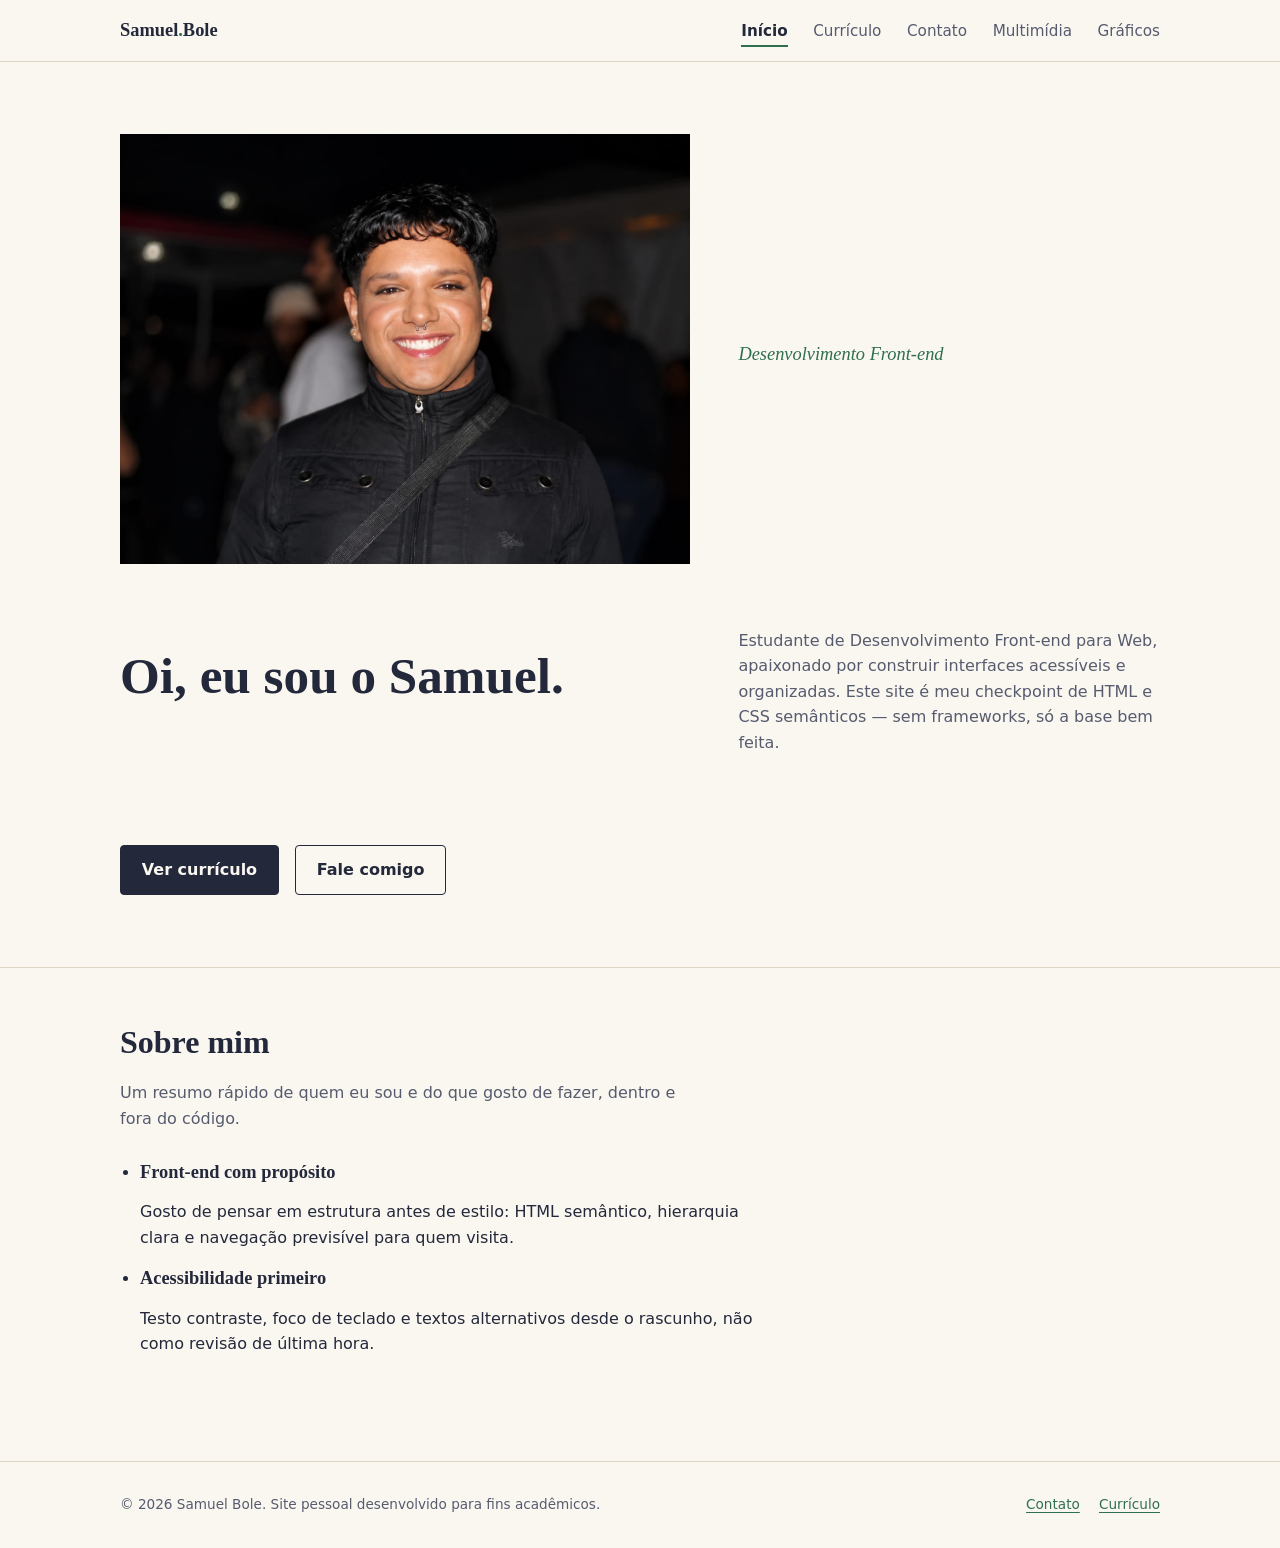
<file: index.html>
<!DOCTYPE html>
<html lang="pt-BR">
<head>
  <meta charset="UTF-8">
  <meta name="viewport" content="width=device-width, initial-scale=1.0">
  <title>Samuel Bole — Portfólio</title>
  <meta name="description" content="Portfólio pessoal de Samuel Bole, estudante de Desenvolvimento Front-end.">
  <link rel="stylesheet" href="css/estilos.css"> 
  <script src="js/script.js"></script>
</head>
<body>

  <header class="cabecalho">
    <div class="wrap">
      <a href="index.html" class="marca">Samuel<span>.</span>Bole</a>
      <nav class="nav-principal" aria-label="Navegação principal">
        <ul>
          <li><a href="index.html" aria-current="page">Início</a></li>
          <li><a href="curriculo.html">Currículo</a></li>
          <li><a href="formulario.html">Contato</a></li>
          <li><a href="multimidia.html">Multimídia</a></li>
          <li><a href="graficos.html">Gráficos</a></li>
        </ul>
      </nav>
    </div>
  </header>

  <main>
    <section class="hero">
      <div class="wrap">
        <img src="img/foto.jpeg" alt="Ilustração de avatar de Samuel Bole, com cabelo curto escuro e camisa verde." class="hero-foto">
        <p class="hero-ocupacao">Desenvolvimento Front-end</p>
        <h1>Oi, eu sou o Samuel.</h1>
        <p class="hero-bio">
          Estudante de Desenvolvimento Front-end para Web, apaixonado por
          construir interfaces acessíveis e organizadas. 
           Este site é meu checkpoint de HTML e CSS semânticos —
          sem frameworks, só a base bem feita.
        </p>
        <div class="hero-acoes">
          <a href="curriculo.html" class="botao botao--principal">Ver currículo</a>
          <a href="formulario.html" class="botao botao--secundario">Fale comigo</a>
        </div>
      </div>
    </section>

    <section class="secao" id="sobre">
      <div class="wrap">
        <div class="secao-cabecalho">
          <h2>Sobre mim</h2>
          <p class="secao-intro">
            Um resumo rápido de quem eu sou e do que gosto de fazer, dentro
            e fora do código.
          </p>
        </div>
        <ul class="lista-destaques">
          <li>
            <h3>Front-end com propósito</h3>
            <p>
              Gosto de pensar em estrutura antes de estilo: HTML semântico,
              hierarquia clara e navegação previsível para quem visita.
            </p>
          </li>
          <li>
            <h3>Acessibilidade primeiro</h3>
            <p>
              Testo contraste, foco de teclado e textos alternativos desde
              o rascunho, não como revisão de última hora.
            </p>
          </li>
      </div>
    </section>
  </main>

  <footer class="rodape">
    <div class="wrap">
      <p>&copy; 2026 Samuel Bole. Site pessoal desenvolvido para fins acadêmicos.</p>
      <ul class="rodape-links">
        <li><a href="formulario.html">Contato</a></li>
        <li><a href="curriculo.html">Currículo</a></li>
      </ul>
    </div>
  </footer>

</body>
</html>
</file>
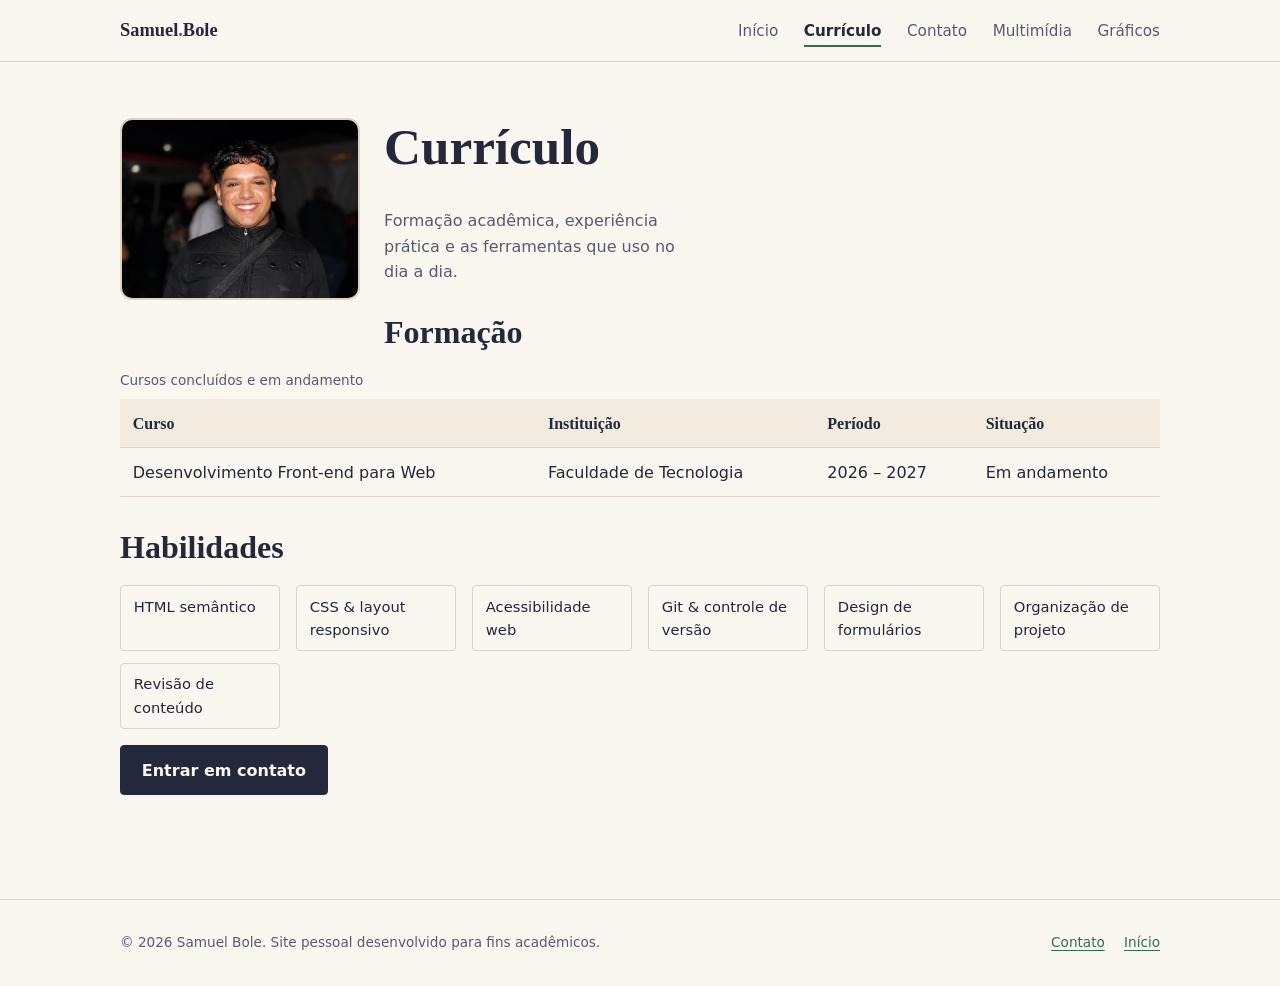
<file: curriculo.html>
<!DOCTYPE html>
<html lang="pt-BR">
<head>
  <meta charset="UTF-8">
  <meta name="viewport" content="width=device-width, initial-scale=1.0">
  <title>Currículo — Samuel Bole</title>
  <meta name="description" content="Formação, experiência e habilidades de Samuel Bole.">
  <link rel="stylesheet" href="css/estilos.css">
</head>
<body>

  <header class="cabecalho">
    <div class="wrap">
      <a href="index.html" class="marca">Samuel<span>.</span>Bole</a>
      <nav class="nav-principal" aria-label="Navegação principal">
        <ul>
          <li><a href="index.html">Início</a></li>
          <li><a href="curriculo.html" aria-current="page">Currículo</a></li>
          <li><a href="formulario.html">Contato</a></li>
          <li><a href="multimidia.html">Multimídia</a></li>
          <li><a href="graficos.html">Gráficos</a></li>
        </ul>
      </nav>
    </div>
  </header>

  <main>
    <section class="secao secao--topo">
      <div class="wrap">
        <img src="img/foto.jpeg" alt="Foto de Samuel Bole sorrindo, usando jaqueta preta em um ambiente com luzes baixas." class="curriculo-foto">
        <div class="secao-cabecalho">
          <h1>Currículo</h1>
          <p class="secao-intro">
            Formação acadêmica, experiência prática e as ferramentas que uso
            no dia a dia.
          </p>
        </div>

        <h2>Formação</h2>
        <table class="tabela-formacao">
          <caption>Cursos concluídos e em andamento</caption>
          <thead>
            <tr>
              <th scope="col">Curso</th>
              <th scope="col">Instituição</th>
              <th scope="col">Período</th>
              <th scope="col">Situação</th>
            </tr>
          </thead>
          <tbody>
            <tr>
              <td>Desenvolvimento Front-end para Web</td>
              <td>Faculdade de Tecnologia</td>
              <td>2026 – 2027</td>
              <td>Em andamento</td>
            </tr>
            <tr>
          </tbody>
        </table>
          </li>
        </ul>

        <h2>Habilidades</h2>
        <ul class="lista-habilidades">
          <li>HTML semântico</li>
          <li>CSS &amp; layout responsivo</li>
          <li>Acessibilidade web</li>
          <li>Git &amp; controle de versão</li>
          <li>Design de formulários</li>
          <li>Organização de projeto</li>
          <li>Revisão de conteúdo</li>
        </ul>

        <p>
          <a href="formulario.html" class="botao botao--principal">Entrar em contato</a>
        </p>
      </div>
    </section>
  </main>

  <footer class="rodape">
    <div class="wrap">
      <p>&copy; 2026 Samuel Bole. Site pessoal desenvolvido para fins acadêmicos.</p>
      <ul class="rodape-links">
        <li><a href="formulario.html">Contato</a></li>
        <li><a href="index.html">Início</a></li>
      </ul>
    </div>
  </footer>

</body>
</html>
</file>
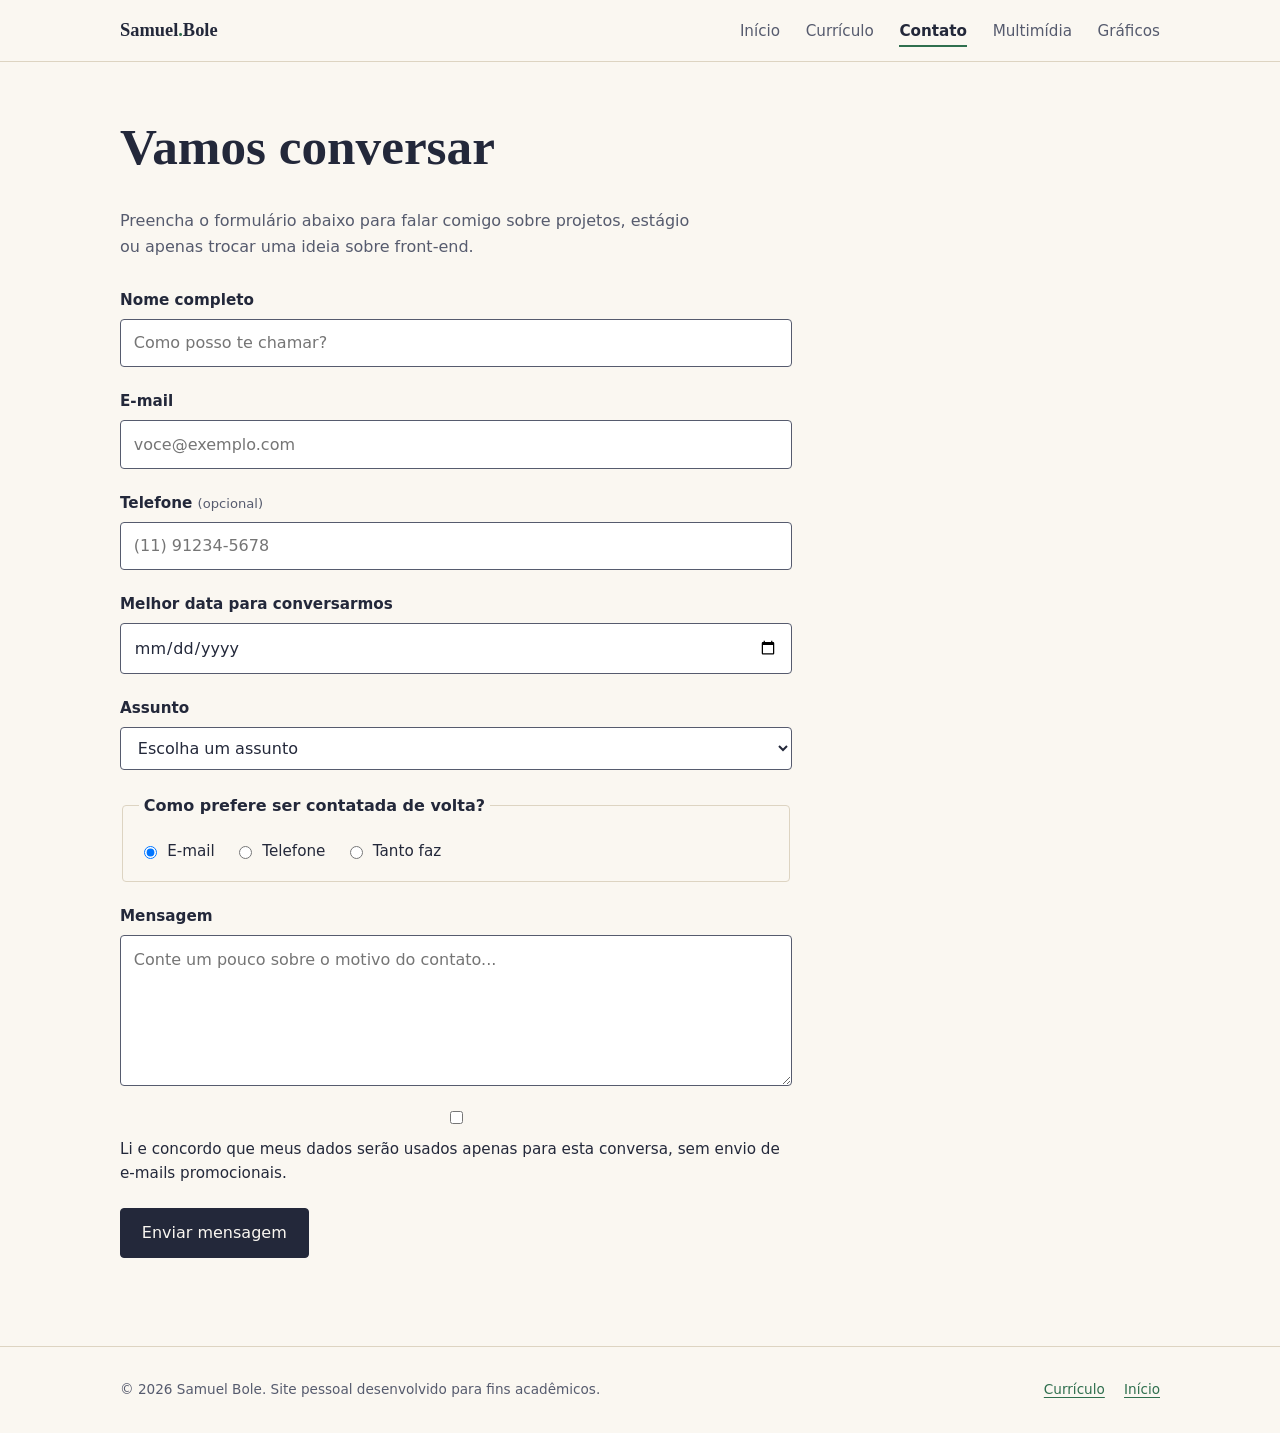
<file: formulario.html>
<!DOCTYPE html>
<html lang="pt-BR">
<head>
  <meta charset="UTF-8">
  <meta name="viewport" content="width=device-width, initial-scale=1.0">
  <title>Contato — Samuel Bole</title>
  <meta name="description" content="Formulário de contato de Samuel Bole.">
  <link rel="stylesheet" href="css/estilos.css">
</head>
<body>

  <header class="cabecalho">
    <div class="wrap">
      <a href="index.html" class="marca">Samuel<span>.</span>Bole</a>
      <nav class="nav-principal" aria-label="Navegação principal">
        <ul>
          <li><a href="index.html">Início</a></li>
          <li><a href="curriculo.html">Currículo</a></li>
          <li><a href="formulario.html" aria-current="page">Contato</a></li>
          <li><a href="multimidia.html">Multimídia</a></li>
          <li><a href="graficos.html">Gráficos</a></li>
        </ul>
      </nav>
    </div>
  </header>

  <main>
    <section class="secao secao--topo">
      <div class="wrap">
        <div class="secao-cabecalho">
          <h1>Vamos conversar</h1>
          <p class="secao-intro">
            Preencha o formulário abaixo para falar comigo sobre projetos,
            estágio ou apenas trocar uma ideia sobre front-end.
          </p>
        </div>

        <form class="formulario" action="#" method="post">

          <div class="campo">
            <label for="nome">Nome completo</label>
            <input type="text" id="nome" name="nome" placeholder="Como posso te chamar?" required minlength="2">
          </div>

          <div class="campo">
            <label for="email">E-mail</label>
            <input type="email" id="email" name="email" placeholder="voce@exemplo.com" required>
          </div>

          <div class="campo">
            <label for="telefone">Telefone <span class="dica">(opcional)</span></label>
            <input type="tel" id="telefone" name="telefone" placeholder="(11) 91234-5678" pattern="[0-9()\-\s]{8,20}">
          </div>

          <div class="campo">
            <label for="data">Melhor data para conversarmos</label>
            <input type="date" id="data" name="data" required>
          </div>

          <div class="campo">
            <label for="assunto">Assunto</label>
            <select id="assunto" name="assunto" required>
              <option value="" disabled selected>Escolha um assunto</option>
              <option value="estagio">Oportunidade de estágio</option>
              <option value="projeto">Proposta de projeto</option>
              <option value="feedback">Feedback sobre o portfólio</option>
              <option value="outro">Outro assunto</option>
            </select>
          </div>

          <fieldset class="campo">
            <legend>Como prefere ser contatada de volta?</legend>
            <div class="opcoes-linha">
              <label><input type="radio" name="preferencia" value="email" checked> E-mail</label>
              <label><input type="radio" name="preferencia" value="telefone"> Telefone</label>
              <label><input type="radio" name="preferencia" value="qualquer"> Tanto faz</label>
            </div>
          </fieldset>

          <div class="campo">
            <label for="mensagem">Mensagem</label>
            <textarea id="mensagem" name="mensagem" rows="5" placeholder="Conte um pouco sobre o motivo do contato..." required minlength="10"></textarea>
          </div>

          <div class="campo campo-checkbox">
            <input type="checkbox" id="termos" name="termos" required>
            <label for="termos">
              Li e concordo que meus dados serão usados apenas para esta
              conversa, sem envio de e-mails promocionais.
            </label>
          </div>

          <button type="submit" class="botao botao--principal">Enviar mensagem</button>
        </form>
      </div>
    </section>
  </main>

  <footer class="rodape">
    <div class="wrap">
      <p>&copy; 2026 Samuel Bole. Site pessoal desenvolvido para fins acadêmicos.</p>
      <ul class="rodape-links">
        <li><a href="curriculo.html">Currículo</a></li>
        <li><a href="index.html">Início</a></li>
      </ul>
    </div>
  </footer>

</body>
</html>
</file>
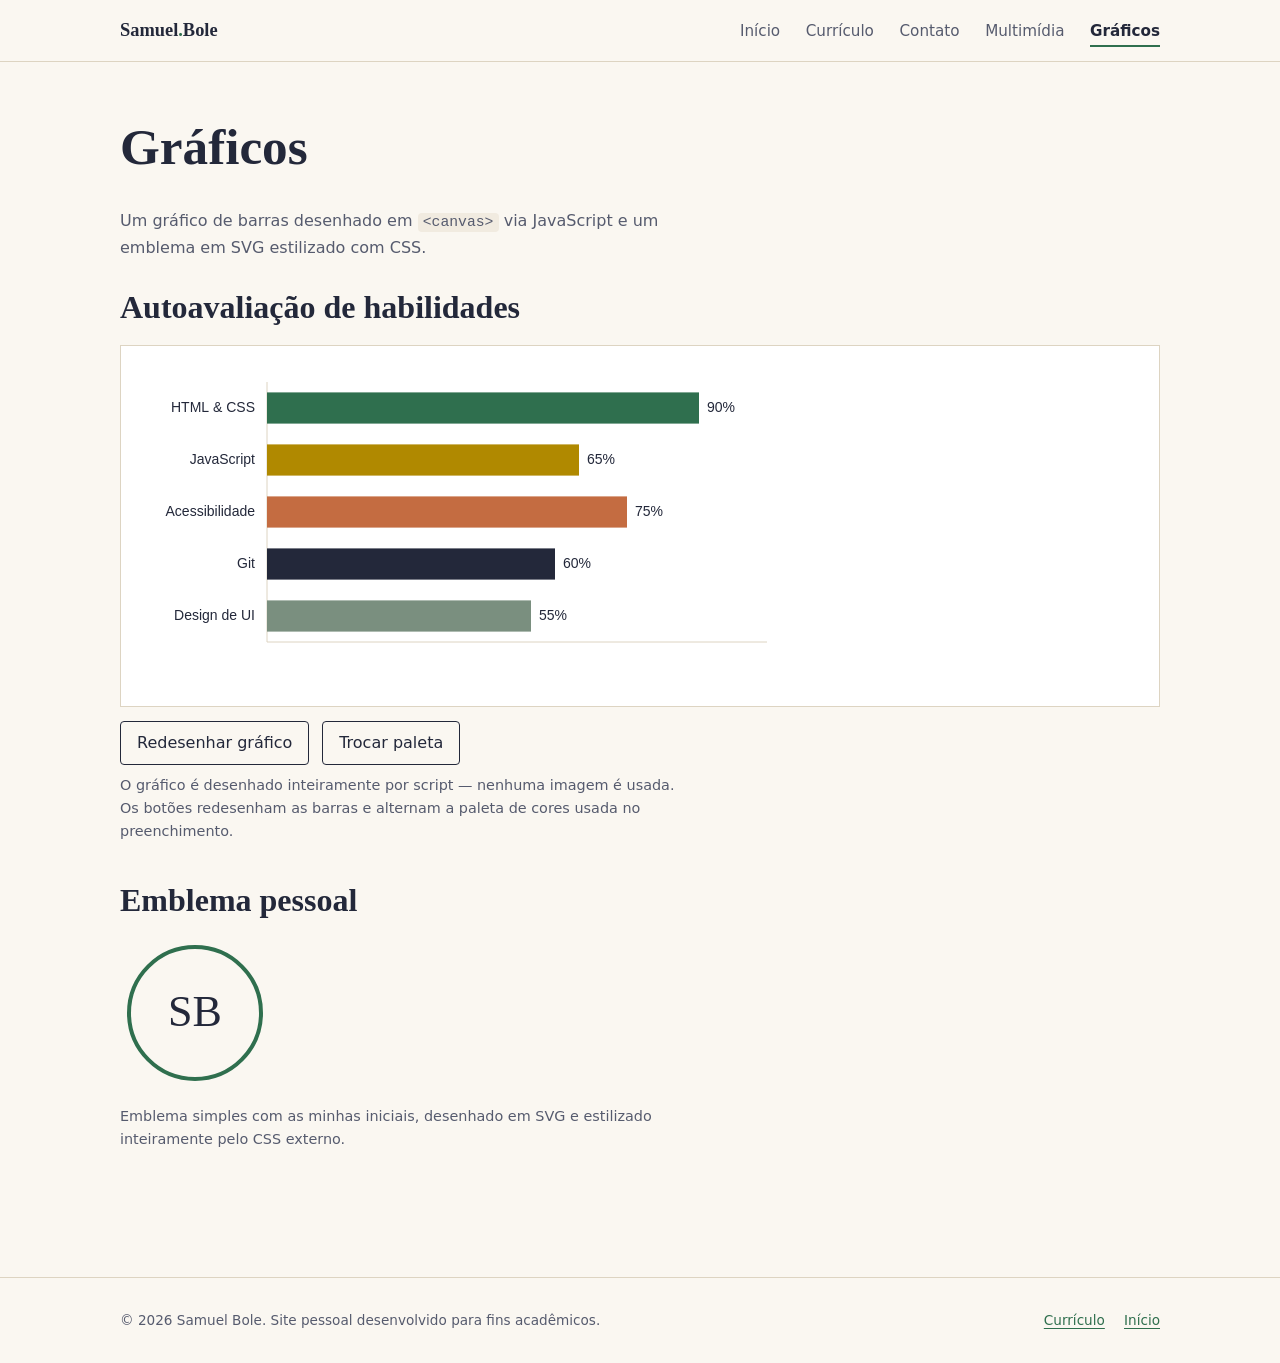
<file: graficos.html>
<!DOCTYPE html>
<html lang="pt-BR">
<head>
  <meta charset="UTF-8">
  <meta name="viewport" content="width=device-width, initial-scale=1.0">
  <title>Gráficos — Samuel Bole</title>
  <meta name="description" content="Gráfico de habilidades em canvas e emblema em SVG de Samuel Bole.">
  <link rel="stylesheet" href="css/estilos.css">
</head>
<body>

  <header class="cabecalho">
    <div class="wrap">
      <a href="index.html" class="marca">Samuel<span>.</span>Bole</a>
      <nav class="nav-principal" aria-label="Navegação principal">
        <ul>
          <li><a href="index.html">Início</a></li>
          <li><a href="curriculo.html">Currículo</a></li>
          <li><a href="formulario.html">Contato</a></li>
          <li><a href="multimidia.html">Multimídia</a></li>
          <li><a href="graficos.html" aria-current="page">Gráficos</a></li>
        </ul>
      </nav>
    </div>
  </header>

  <main>
    <section class="secao secao--topo">
      <div class="wrap">
        <div class="secao-cabecalho">
          <h1>Gráficos</h1>
          <p class="secao-intro">
            Um gráfico de barras desenhado em <code>&lt;canvas&gt;</code> via
            JavaScript e um emblema em SVG estilizado com CSS.
          </p>
        </div>

        <article class="bloco-midia">
          <h2>Autoavaliação de habilidades</h2>
          <div class="area-canvas">
            <canvas id="grafico-habilidades" width="640" height="320"
              role="img"
              aria-label="Gráfico de barras: HTML e CSS 90%, JavaScript 65%, Acessibilidade 75%, Git 60%, Design de interface 55%.">
            </canvas>
          </div>
          <div class="controles-canvas">
            <button type="button" id="btn-redesenhar">Redesenhar gráfico</button>
            <button type="button" id="btn-cores">Trocar paleta</button>
          </div>
          <p class="legenda-midia">
            O gráfico é desenhado inteiramente por script — nenhuma imagem
            é usada. Os botões redesenham as barras e alternam a paleta de
            cores usada no preenchimento.
          </p>
        </article>

        <article class="bloco-midia">
          <h2>Emblema pessoal</h2>
          <svg class="emblema-svg" viewBox="0 0 150 150" xmlns="http://www.w3.org/2000/svg" role="img" aria-labelledby="titulo-emblema desc-emblema">
            <title id="titulo-emblema">Emblema com as iniciais SB</title>
            <desc id="desc-emblema">Círculo contendo as letras S e B.</desc>
            <circle class="anel" cx="75" cy="75" r="66"></circle>
            <text class="marca-svg" x="75" y="88" text-anchor="middle">SB</text>
          </svg>
          <p class="legenda-midia">
            Emblema simples com as minhas iniciais, desenhado em SVG e
            estilizado inteiramente pelo CSS externo.
          </p>
        </article>
      </div>
    </section>
  </main>

  <footer class="rodape">
    <div class="wrap">
      <p>&copy; 2026 Samuel Bole. Site pessoal desenvolvido para fins acadêmicos.</p>
      <ul class="rodape-links">
        <li><a href="curriculo.html">Currículo</a></li>
        <li><a href="index.html">Início</a></li>
      </ul>
    </div>
  </footer>

  <script>
    (function () {
      var canvas = document.getElementById('grafico-habilidades');
      var ctx = canvas.getContext('2d');

      var habilidades = [
        { nome: 'HTML & CSS', valor: 90 },
        { nome: 'JavaScript', valor: 65 },
        { nome: 'Acessibilidade', valor: 75 },
        { nome: 'Git', valor: 60 },
        { nome: 'Design de UI', valor: 55 }
      ];

      var paletas = [
        ['#2f6f4e', '#b08900', '#c46c41', '#23283a', '#7a8f7f'],
        ['#3a6ea5', '#e0a458', '#c1666b', '#48466d', '#1b998b']
      ];
      var paletaAtual = 0;

      function desenharGrafico() {
        var w = canvas.width;
        var h = canvas.height;
        var margemEsquerda = 130;
        var margemBaixo = 40;
        var margemTopo = 20;
        var larguraUtil = w - margemEsquerda - 30;
        var alturaUtil = h - margemBaixo - margemTopo;
        var cores = paletas[paletaAtual];

        ctx.clearRect(0, 0, w, h);

        ctx.strokeStyle = '#ddd4c2';
        ctx.lineWidth = 1;
        ctx.beginPath();
        ctx.moveTo(margemEsquerda, margemTopo);
        ctx.lineTo(margemEsquerda, h - margemBaixo);
        ctx.lineTo(w - 10, h - margemBaixo);
        ctx.stroke();

        var alturaBarra = alturaUtil / habilidades.length * 0.6;
        var espaco = alturaUtil / habilidades.length;

        habilidades.forEach(function (item, i) {
          var y = margemTopo + i * espaco + (espaco - alturaBarra) / 2;
          var largura = (item.valor / 100) * larguraUtil;

          ctx.fillStyle = cores[i % cores.length];
          ctx.fillRect(margemEsquerda, y, largura, alturaBarra);

          ctx.fillStyle = '#23283a';
          ctx.font = '14px "Public Sans", sans-serif';
          ctx.textAlign = 'right';
          ctx.textBaseline = 'middle';
          ctx.fillText(item.nome, margemEsquerda - 12, y + alturaBarra / 2);

          ctx.textAlign = 'left';
          ctx.fillText(item.valor + '%', margemEsquerda + largura + 8, y + alturaBarra / 2);
        });
      }

      document.getElementById('btn-redesenhar').addEventListener('click', function () {
        habilidades.forEach(function (item) {
          var variacao = Math.round((Math.random() - 0.5) * 10);
          item.valor = Math.min(98, Math.max(35, item.valor + variacao));
        });
        desenharGrafico();
      });

      document.getElementById('btn-cores').addEventListener('click', function () {
        paletaAtual = (paletaAtual + 1) % paletas.length;
        desenharGrafico();
      });

      desenharGrafico();
    })();
  </script>

</body>
</html>
</file>
<file: css/estilos.css>
/* =========================================================
   estilos.css — folha de estilo única do site
   Paleta: papel quente, tinta grafite, verde-mata e ocre
   ========================================================= */

:root {
  --cor-papel: #faf7f1;
  --cor-papel-alt: #f1ebe0;
  --cor-tinta: #23283a;
  --cor-tinta-suave: #565b6e;
  --cor-verde: #2f6f4e;
  --cor-ocre: #b08900;
  --cor-argila: #c46c41;
  --cor-linha: #ddd4c2;
  --cor-branco: #ffffff;

  --fonte-titulo: "Fraunces", "Georgia", serif;
  --fonte-corpo: "Public Sans", "Segoe UI", system-ui, sans-serif;

  --largura-conteudo: 68rem;
  --raio-pequeno: 4px;
}

* {
  box-sizing: border-box;
}

html {
  scroll-behavior: smooth;
}

body {
  margin: 0;
  background: var(--cor-papel);
  color: var(--cor-tinta);
  font-family: var(--fonte-corpo);
  font-size: 1rem;
  line-height: 1.6;
}

img {
  max-width: 100%;
  display: block;
}

a {
  color: var(--cor-verde);
  text-decoration-thickness: 1px;
  text-underline-offset: 3px;
}

a:hover,
a:focus-visible {
  color: var(--cor-argila);
}

:focus-visible {
  outline: 3px solid var(--cor-ocre);
  outline-offset: 2px;
}

h1, h2, h3 {
  font-family: var(--fonte-titulo);
  line-height: 1.15;
  margin: 0 0 0.6em;
  color: var(--cor-tinta);
}

h1 { font-size: clamp(2.1rem, 4vw, 3.2rem); font-weight: 600; }
h2 { font-size: clamp(1.5rem, 2.6vw, 2rem); font-weight: 600; }
h3 { font-size: 1.15rem; font-weight: 600; }

p { max-width: 62ch; }

ul, ol {
  padding-left: 1.25rem;
}

code {
  font-family: "SFMono-Regular", Consolas, Menlo, monospace;
  background: var(--cor-papel-alt);
  padding: 0.1em 0.35em;
  border-radius: var(--raio-pequeno);
  font-size: 0.92em;
}

/* ---------- Layout base ---------- */

.wrap {
  max-width: var(--largura-conteudo);
  margin-inline: auto;
  padding-inline: 1.5rem;
}

/* ---------- Cabeçalho / navegação ---------- */

.cabecalho {
  border-bottom: 1px solid var(--cor-linha);
  background: var(--cor-papel);
  position: sticky;
  top: 0;
  z-index: 10;
}

.cabecalho .wrap {
  display: flex;
  align-items: center;
  justify-content: space-between;
  gap: 1rem;
  padding-block: 1rem;
}

.marca {
  font-family: var(--fonte-titulo);
  font-weight: 600;
  font-size: 1.15rem;
  color: var(--cor-tinta);
  text-decoration: none;
  white-space: nowrap;
}

.marca span {
  color: var(--cor-verde);
}

.nav-principal ul {
  list-style: none;
  display: flex;
  gap: 1.6rem;
  margin: 0;
  padding: 0;
}

.nav-principal a {
  color: var(--cor-tinta-suave);
  text-decoration: none;
  font-size: 0.95rem;
  padding-block: 0.3rem;
  border-bottom: 2px solid transparent;
}

.nav-principal a:hover,
.nav-principal a:focus-visible {
  color: var(--cor-tinta);
  border-bottom-color: var(--cor-ocre);
}

.nav-principal a[aria-current="page"] {
  color: var(--cor-tinta);
  border-bottom-color: var(--cor-verde);
  font-weight: 600;
}

/* ---------- Hero (index) ---------- */

.hero {
  padding-block: clamp(2.5rem, 6vw, 4.5rem);
}

.hero .wrap {
  display: grid;
  grid-template-columns: 1.15fr 0.85fr;
  gap: 3rem;
  align-items: center;
}

.hero-ocupacao {
  font-family: var(--fonte-titulo);
  font-style: italic;
  color: var(--cor-verde);
  font-size: 1.15rem;
  margin-bottom: 0.4rem;
}

.hero-bio {
  color: var(--cor-tinta-suave);
}

.hero-acoes {
  display: flex;
  gap: 1rem;
  margin-top: 1.6rem;
  flex-wrap: wrap;
}

.botao {
  display: inline-block;
  padding: 0.7rem 1.3rem;
  border-radius: var(--raio-pequeno);
  text-decoration: none;
  font-weight: 600;
  border: 1px solid var(--cor-tinta);
}

.botao--principal {
  background: var(--cor-tinta);
  color: var(--cor-papel);
}

.botao--principal:hover,
.botao--principal:focus-visible {
  background: var(--cor-verde);
  border-color: var(--cor-verde);
  color: var(--cor-branco);
}

.botao--secundario {
  background: transparent;
  color: var(--cor-tinta);
}

.botao--secundario:hover,
.botao--secundario:focus-visible {
  border-color: var(--cor-ocre);
  color: var(--cor-ocre);
}

.retrato-moldura {
  border: 3px solid var(--cor-tinta);
  padding: 0.6rem;
  position: relative;
}

.retrato-moldura::after {
  content: "";
  position: absolute;
  inset: 14px -14px -14px 14px;
  border: 2px solid var(--cor-ocre);
  z-index: -1;
}

/* ---------- Seções gerais ---------- */

.secao {
  padding-block: clamp(2rem, 5vw, 3.5rem);
  border-top: 1px solid var(--cor-linha);
}

.secao--topo {
  border-top: none;
}

.secao-cabecalho {
  margin-bottom: 1.8rem;
}

.secao-intro {
  color: var(--cor-tinta-suave);
  max-width: 56ch;
}

/* ---------- Grade de destaques (index) ---------- */

.grade-destaques {
  display: grid;
  grid-template-columns: repeat(auto-fit, minmax(240px, 1fr));
  gap: 2rem 2.2rem;
}

.destaque {
  border-left: 3px solid var(--cor-verde);
  padding-left: 1.1rem;
}

.destaque:nth-child(2) { border-left-color: var(--cor-ocre); }
.destaque:nth-child(3) { border-left-color: var(--cor-argila); }

.destaque h3 {
  margin-bottom: 0.3rem;
}

.destaque p {
  color: var(--cor-tinta-suave);
  font-size: 0.96rem;
}

.projeto-figura {
  margin: 0 0 2rem;
}

.projeto-figura img {
  border: 1px solid var(--cor-linha);
}

.projeto-figura figcaption {
  margin-top: 0.5rem;
  font-size: 0.9rem;
  color: var(--cor-tinta-suave);
}

/* ---------- Currículo ---------- */

.linha-do-tempo {
  list-style: none;
  padding: 0;
  margin: 0;
  border-left: 2px solid var(--cor-linha);
}

.linha-do-tempo li {
  position: relative;
  padding: 0 0 2rem 1.6rem;
}

.linha-do-tempo li::before {
  content: attr(data-indice);
  position: absolute;
  left: -1.05rem;
  top: 0;
  width: 1.9rem;
  height: 1.9rem;
  border-radius: 50%;
  background: var(--cor-papel);
  border: 2px solid var(--cor-verde);
  color: var(--cor-verde);
  font-size: 0.8rem;
  font-weight: 700;
  display: flex;
  align-items: center;
  justify-content: center;
}

.linha-do-tempo .periodo {
  display: block;
  font-size: 0.85rem;
  color: var(--cor-tinta-suave);
  margin-bottom: 0.2rem;
}

.curriculo-foto {
  width: clamp(170px, 22vw, 240px);
  height: auto;
  border-radius: 12px;
  border: 2px solid var(--cor-linha);
  margin: 0 1.5rem 1rem 0;
  float: left;
}

@media (max-width: 640px) {
  .curriculo-foto {
    float: none;
    display: block;
    width: min(220px, 70vw);
    margin: 0 auto 1.25rem;
  }
}

table.tabela-formacao {
  width: 100%;
  border-collapse: collapse;
  margin-block: 1rem 2rem;
}

.tabela-formacao caption {
  text-align: left;
  font-size: 0.85rem;
  color: var(--cor-tinta-suave);
  margin-bottom: 0.5rem;
}

.tabela-formacao th,
.tabela-formacao td {
  text-align: left;
  padding: 0.7rem 0.8rem;
  border-bottom: 1px solid var(--cor-linha);
  vertical-align: top;
}

.tabela-formacao th {
  font-family: var(--fonte-titulo);
  font-weight: 600;
  background: var(--cor-papel-alt);
}

.lista-habilidades {
  list-style: none;
  padding: 0;
  display: grid;
  grid-template-columns: repeat(auto-fill, minmax(150px, 1fr));
  gap: 0.7rem 1rem;
}

.lista-habilidades li {
  border: 1px solid var(--cor-linha);
  padding: 0.55rem 0.8rem;
  border-radius: var(--raio-pequeno);
  font-size: 0.92rem;
}

/* ---------- Formulário ---------- */

.formulario {
  max-width: 42rem;
  display: grid;
  gap: 1.4rem;
}

.campo {
  display: grid;
  gap: 0.4rem;
}

.campo label {
  font-weight: 600;
  font-size: 0.95rem;
}

.campo .dica {
  font-size: 0.82rem;
  color: var(--cor-tinta-suave);
  font-weight: 400;
}

.campo input[type="text"],
.campo input[type="email"],
.campo input[type="tel"],
.campo input[type="date"],
.campo input[type="url"],
.campo select,
.campo textarea {
  font: inherit;
  padding: 0.65rem 0.8rem;
  border: 1px solid var(--cor-tinta-suave);
  border-radius: var(--raio-pequeno);
  background: var(--cor-branco);
  color: var(--cor-tinta);
  width: 100%;
}

.campo input:focus-visible,
.campo select:focus-visible,
.campo textarea:focus-visible {
  border-color: var(--cor-verde);
}

.campo textarea {
  resize: vertical;
  min-height: 8rem;
}

fieldset.campo {
  border: 1px solid var(--cor-linha);
  border-radius: var(--raio-pequeno);
  padding: 0.9rem 1rem 1.1rem;
}

fieldset.campo legend {
  font-weight: 600;
  padding-inline: 0.3rem;
}

.opcoes-linha {
  display: flex;
  flex-wrap: wrap;
  gap: 1.2rem;
  margin-top: 0.4rem;
}

.opcoes-linha label {
  font-weight: 400;
  display: flex;
  align-items: center;
  gap: 0.45rem;
}

.campo-checkbox {
  flex-direction: row;
  align-items: flex-start;
  gap: 0.6rem;
}

.campo-checkbox label {
  font-weight: 400;
}

.formulario .botao {
  justify-self: start;
  cursor: pointer;
  font: inherit;
}

/* ---------- Multimídia ---------- */

.bloco-midia {
  margin-bottom: 2.4rem;
}

.bloco-midia video,
.bloco-midia audio,
.bloco-midia iframe {
  width: 100%;
  border: 1px solid var(--cor-linha);
  background: var(--cor-tinta);
}

.bloco-midia iframe {
  height: 320px;
  border: 1px solid var(--cor-linha);
}

.bloco-midia audio {
  background: var(--cor-papel-alt);
  padding: 0.6rem;
}

.legenda-midia {
  margin-top: 0.6rem;
  font-size: 0.9rem;
  color: var(--cor-tinta-suave);
}

/* ---------- Gráficos ---------- */

.area-canvas {
  border: 1px solid var(--cor-linha);
  background: var(--cor-branco);
  padding: 1rem;
}

#grafico-habilidades {
  max-width: 100%;
  height: auto;
}

.controles-canvas {
  margin-top: 0.9rem;
  display: flex;
  gap: 0.8rem;
  flex-wrap: wrap;
}

.controles-canvas button {
  font: inherit;
  cursor: pointer;
  padding: 0.5rem 1rem;
  border-radius: var(--raio-pequeno);
  border: 1px solid var(--cor-tinta);
  background: var(--cor-papel);
  color: var(--cor-tinta);
}

.controles-canvas button:hover,
.controles-canvas button:focus-visible {
  background: var(--cor-tinta);
  color: var(--cor-papel);
}

.bloco-svg {
  display: flex;
  align-items: center;
  gap: 2rem;
  flex-wrap: wrap;
}

.emblema-svg {
  width: 150px;
  height: 150px;
}

.emblema-svg .anel {
  fill: none;
  stroke: var(--cor-verde);
  stroke-width: 4;
  transition: stroke 0.25s ease;
}

.emblema-svg .marca-svg {
  fill: var(--cor-tinta);
  font-family: var(--fonte-titulo);
  font-size: 44px;
}

.emblema-svg .broto {
  fill: var(--cor-ocre);
  transition: transform 0.3s ease;
  transform-origin: 75px 118px;
}

.emblema-svg:hover .anel {
  stroke: var(--cor-argila);
}

.emblema-svg:hover .broto {
  transform: scale(1.15);
}

/* ---------- Rodapé ---------- */

.rodape {
  border-top: 1px solid var(--cor-linha);
  padding-block: 2rem;
  margin-top: 2rem;
}

.rodape .wrap {
  display: flex;
  justify-content: space-between;
  flex-wrap: wrap;
  gap: 1rem;
  align-items: center;
}

.rodape p {
  margin: 0;
  font-size: 0.85rem;
  color: var(--cor-tinta-suave);
}

.rodape-links {
  list-style: none;
  display: flex;
  gap: 1.2rem;
  padding: 0;
  margin: 0;
  font-size: 0.85rem;
}

/* ---------- Responsivo ---------- */

@media (max-width: 720px) {
  .hero .wrap {
    grid-template-columns: 1fr;
  }

  .hero-imagem {
    order: -1;
    max-width: 220px;
  }

  .cabecalho .wrap {
    flex-direction: column;
    align-items: flex-start;
    gap: 0.8rem;
  }

  .nav-principal ul {
    gap: 1rem;
    flex-wrap: wrap;
  }

  .bloco-svg {
    flex-direction: column;
    align-items: flex-start;
  }
}

@media (prefers-reduced-motion: reduce) {
  html {
    scroll-behavior: auto;
  }

  * {
    transition: none !important;
    animation: none !important;
  }
}
</file>
